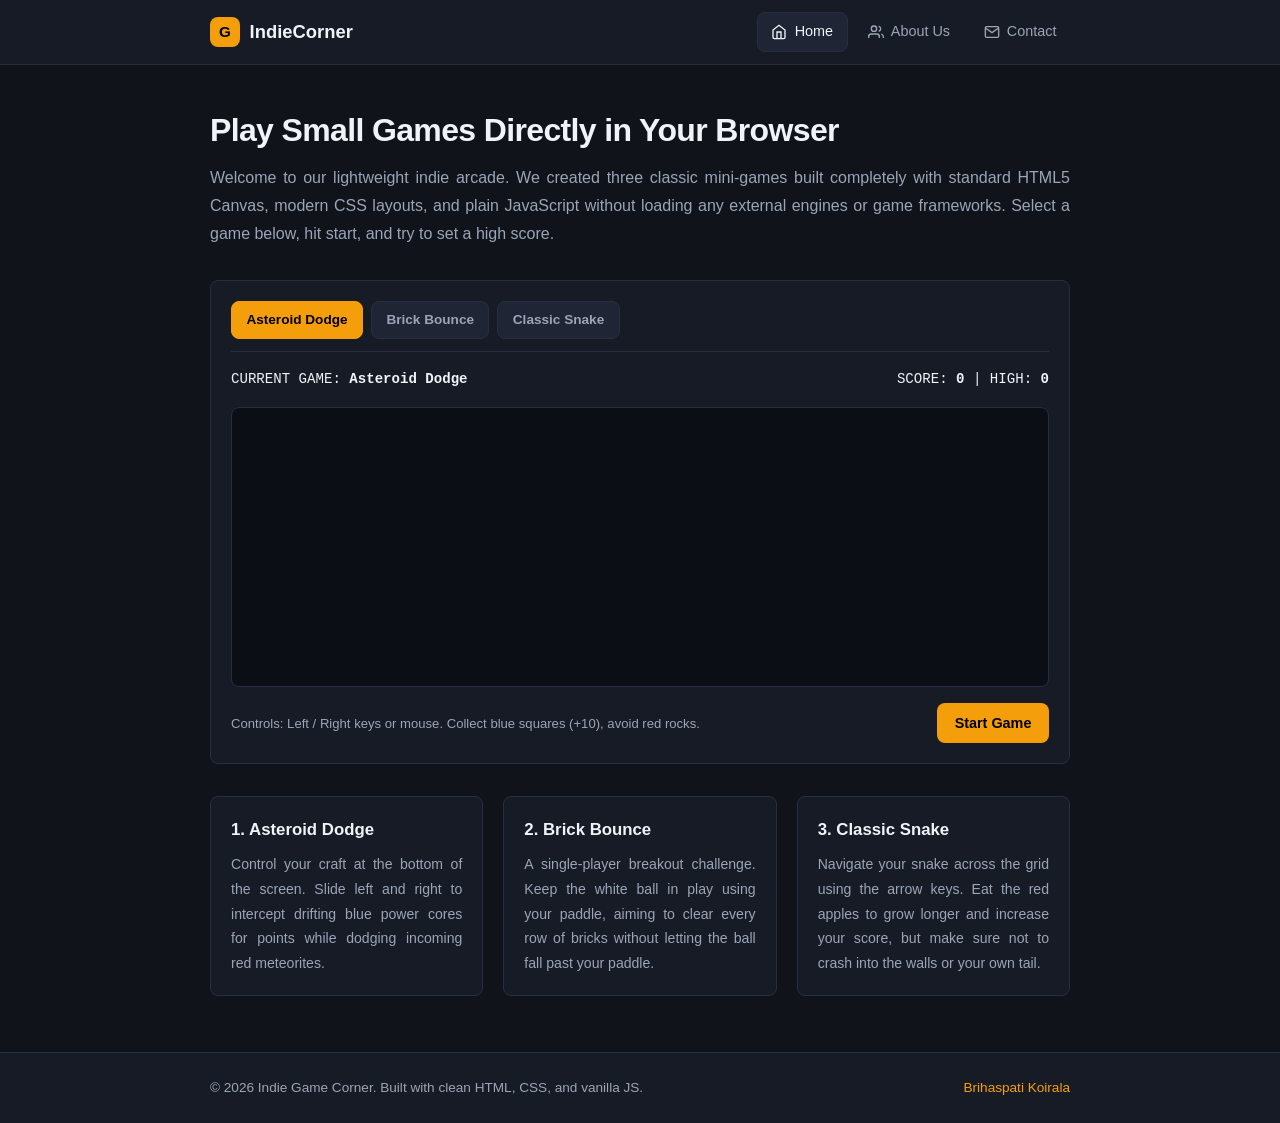
<file: index.html>
<!DOCTYPE html>
<html lang="en">
<head>
  <meta charset="UTF-8">
  <meta name="viewport" content="width=device-width, initial-scale=1.0">
  <title>Indie Game Corner | Play in Browser</title>
  <link rel="stylesheet" href="style.css">
  <script src="script.js" defer></script>
</head>
<body>

  <header class="site-header">
    <div class="container nav-wrap">
      <a href="index.html" class="logo">
        <div class="logo-badge">G</div>
        <span>Indie<strong>Corner</strong></span>
      </a>

      <nav class="nav-links" id="navLinks">
        <a href="index.html" class="nav-link active">
          <svg viewBox="0 0 24 24" fill="none" stroke="currentColor" stroke-width="2">
            <path d="M3 9l9-7 9 7v11a2 2 0 0 1-2 2H5a2 2 0 0 1-2-2z"></path>
            <polyline points="9 22 9 12 15 12 15 22"></polyline>
          </svg>
          <span>Home</span>
        </a>

        <a href="about.html" class="nav-link">
          <svg viewBox="0 0 24 24" fill="none" stroke="currentColor" stroke-width="2">
            <path d="M17 21v-2a4 4 0 0 0-4-4H5a4 4 0 0 0-4 4v2"></path>
            <circle cx="9" cy="7" r="4"></circle>
            <path d="M23 21v-2a4 4 0 0 0-3-3.87"></path>
            <path d="M16 3.13a4 4 0 0 1 0 7.75"></path>
          </svg>
          <span>About Us</span>
        </a>

        <a href="contact.html" class="nav-link">
          <svg viewBox="0 0 24 24" fill="none" stroke="currentColor" stroke-width="2">
            <path d="M4 4h16c1.1 0 2 .9 2 2v12c0 1.1-.9 2-2 2H4c-1.1 0-2-.9-2-2V6c0-1.1.9-2 2-2z"></path>
            <polyline points="22,6 12,13 2,6"></polyline>
          </svg>
          <span>Contact</span>
        </a>
      </nav>

      <button class="mobile-btn" id="mobileBtn" aria-label="Toggle Navigation">
        <span></span>
        <span></span>
        <span></span>
      </button>
    </div>
  </header>

  <main class="page-content">
    <div class="container">
      <div class="page-intro">
        <h1>Play Small Games Directly in Your Browser</h1>
        <p class="text-sub text-justified">
          Welcome to our lightweight indie arcade. We created three classic mini-games built completely with standard HTML5 Canvas, modern CSS layouts, and plain JavaScript without loading any external engines or game frameworks. Select a game below, hit start, and try to set a high score.
        </p>
      </div>

      <section class="game-station">
        <div class="game-tabs">
          <button class="game-tab active" data-game="dodge">Asteroid Dodge</button>
          <button class="game-tab" data-game="brick">Brick Bounce</button>
          <button class="game-tab" data-game="snake">Classic Snake</button>
        </div>

        <div class="scoreboard">
          <div>CURRENT GAME: <strong id="gameName">Asteroid Dodge</strong></div>
          <div>SCORE: <strong id="scoreVal">0</strong> | HIGH: <strong id="highVal">0</strong></div>
        </div>

        <canvas id="gameCanvas"></canvas>

        <div class="game-bar">
          <span class="instructions-text" id="gameTip">
            Controls: Left / Right keys or mouse. Collect blue squares (+10), avoid red rocks.
          </span>
          <button id="startBtn" class="btn btn-primary">Start Game</button>
        </div>
      </section>

      <section class="instructions-grid">
        <div class="info-box">
          <h3>1. Asteroid Dodge</h3>
          <p class="text-justified">
            Control your craft at the bottom of the screen. Slide left and right to intercept drifting blue power cores for points while dodging incoming red meteorites.
          </p>
        </div>

        <div class="info-box">
          <h3>2. Brick Bounce</h3>
          <p class="text-justified">
            A single-player breakout challenge. Keep the white ball in play using your paddle, aiming to clear every row of bricks without letting the ball fall past your paddle.
          </p>
        </div>

        <div class="info-box">
          <h3>3. Classic Snake</h3>
          <p class="text-justified">
            Navigate your snake across the grid using the arrow keys. Eat the red apples to grow longer and increase your score, but make sure not to crash into the walls or your own tail.
          </p>
        </div>
      </section>
    </div>
  </main>

  <footer class="site-footer">
    <div class="container footer-content">
      <p>&copy; 2026 Indie Game Corner. Built with clean HTML, CSS, and vanilla JS.</p>
      <p class="footer-credit">Brihaspati Koirala</p>
    </div>
  </footer>

</body>
</html>
</file>
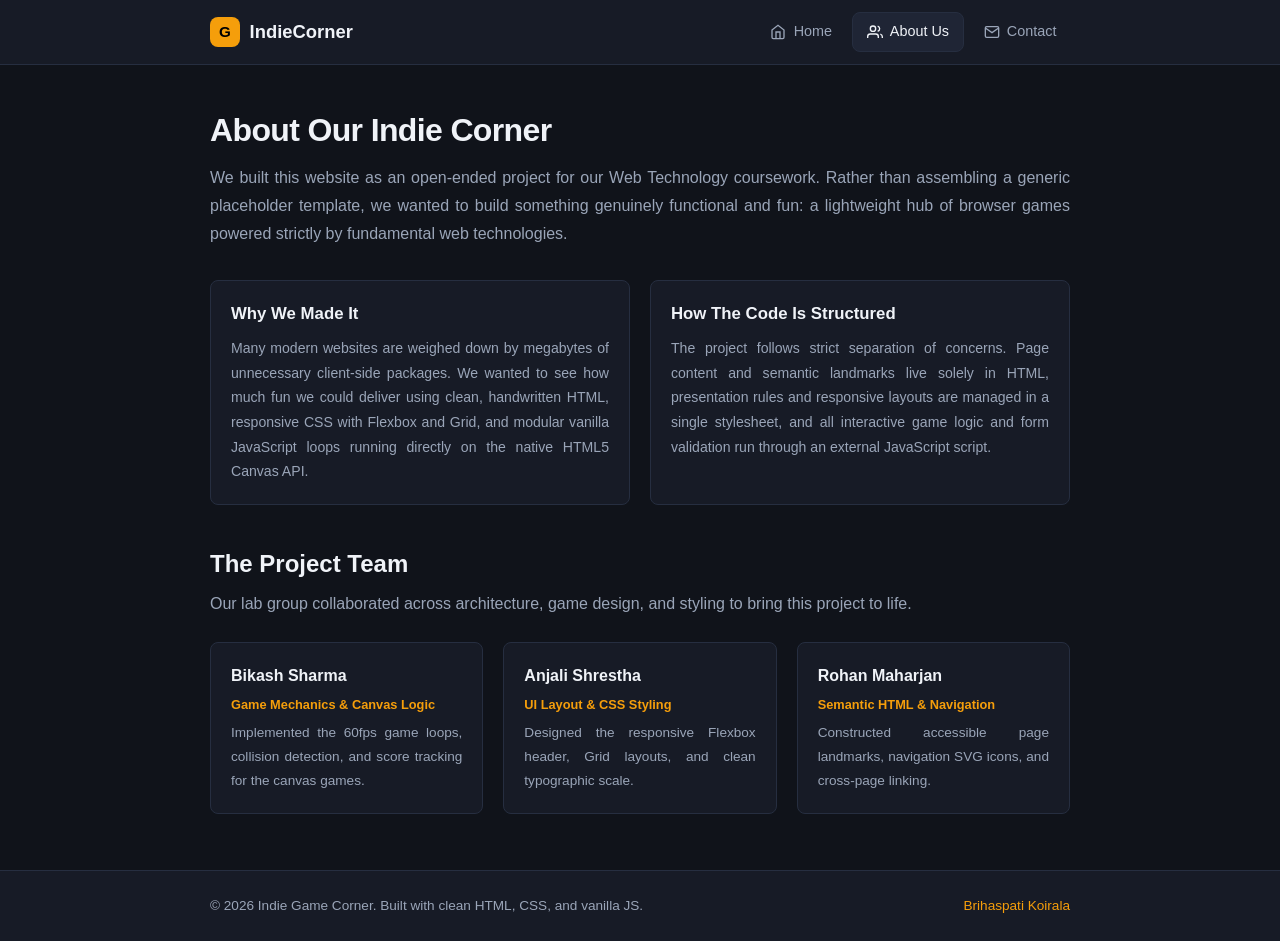
<file: about.html>
<!DOCTYPE html>
<html lang="en">
<head>
  <meta charset="UTF-8">
  <meta name="viewport" content="width=device-width, initial-scale=1.0">
  <title>About Us | Indie Game Corner</title>
  <link rel="stylesheet" href="style.css">
  <script src="script.js" defer></script>
</head>
<body>

  <header class="site-header">
    <div class="container nav-wrap">
      <a href="index.html" class="logo">
        <div class="logo-badge">G</div>
        <span>Indie<strong>Corner</strong></span>
      </a>

      <nav class="nav-links" id="navLinks">
        <a href="index.html" class="nav-link">
          <svg viewBox="0 0 24 24" fill="none" stroke="currentColor" stroke-width="2">
            <path d="M3 9l9-7 9 7v11a2 2 0 0 1-2 2H5a2 2 0 0 1-2-2z"></path>
            <polyline points="9 22 9 12 15 12 15 22"></polyline>
          </svg>
          <span>Home</span>
        </a>

        <a href="about.html" class="nav-link active">
          <svg viewBox="0 0 24 24" fill="none" stroke="currentColor" stroke-width="2">
            <path d="M17 21v-2a4 4 0 0 0-4-4H5a4 4 0 0 0-4 4v2"></path>
            <circle cx="9" cy="7" r="4"></circle>
            <path d="M23 21v-2a4 4 0 0 0-3-3.87"></path>
            <path d="M16 3.13a4 4 0 0 1 0 7.75"></path>
          </svg>
          <span>About Us</span>
        </a>

        <a href="contact.html" class="nav-link">
          <svg viewBox="0 0 24 24" fill="none" stroke="currentColor" stroke-width="2">
            <path d="M4 4h16c1.1 0 2 .9 2 2v12c0 1.1-.9 2-2 2H4c-1.1 0-2-.9-2-2V6c0-1.1.9-2 2-2z"></path>
            <polyline points="22,6 12,13 2,6"></polyline>
          </svg>
          <span>Contact</span>
        </a>
      </nav>

      <button class="mobile-btn" id="mobileBtn" aria-label="Toggle Navigation">
        <span></span>
        <span></span>
        <span></span>
      </button>
    </div>
  </header>

  <main class="page-content">
    <div class="container">
      <div class="page-intro">
        <h1>About Our Indie Corner</h1>
        <p class="text-sub text-justified">
          We built this website as an open-ended project for our Web Technology coursework. Rather than assembling a generic placeholder template, we wanted to build something genuinely functional and fun: a lightweight hub of browser games powered strictly by fundamental web technologies.
        </p>
      </div>

      <section class="instructions-grid">
        <div class="info-box">
          <h3>Why We Made It</h3>
          <p class="text-justified">
            Many modern websites are weighed down by megabytes of unnecessary client-side packages. We wanted to see how much fun we could deliver using clean, handwritten HTML, responsive CSS with Flexbox and Grid, and modular vanilla JavaScript loops running directly on the native HTML5 Canvas API.
          </p>
        </div>

        <div class="info-box">
          <h3>How The Code Is Structured</h3>
          <p class="text-justified">
            The project follows strict separation of concerns. Page content and semantic landmarks live solely in HTML, presentation rules and responsive layouts are managed in a single stylesheet, and all interactive game logic and form validation run through an external JavaScript script.
          </p>
        </div>
      </section>

      <section style="margin-top: 2.5rem;">
        <h2>The Project Team</h2>
        <p class="text-sub text-justified" style="margin-top: 0.4rem;">
          Our lab group collaborated across architecture, game design, and styling to bring this project to life.
        </p>

        <div class="team-grid">
          <div class="team-box">
            <h4>Bikash Sharma</h4>
            <span class="role">Game Mechanics & Canvas Logic</span>
            <p class="text-justified">Implemented the 60fps game loops, collision detection, and score tracking for the canvas games.</p>
          </div>

          <div class="team-box">
            <h4>Anjali Shrestha</h4>
            <span class="role">UI Layout & CSS Styling</span>
            <p class="text-justified">Designed the responsive Flexbox header, Grid layouts, and clean typographic scale.</p>
          </div>

          <div class="team-box">
            <h4>Rohan Maharjan</h4>
            <span class="role">Semantic HTML & Navigation</span>
            <p class="text-justified">Constructed accessible page landmarks, navigation SVG icons, and cross-page linking.</p>
          </div>
        </div>
      </section>
    </div>
  </main>

  <footer class="site-footer">
    <div class="container footer-content">
      <p>&copy; 2026 Indie Game Corner. Built with clean HTML, CSS, and vanilla JS.</p>
      <p class="footer-credit">Brihaspati Koirala</p>
    </div>
  </footer>

</body>
</html>
</file>
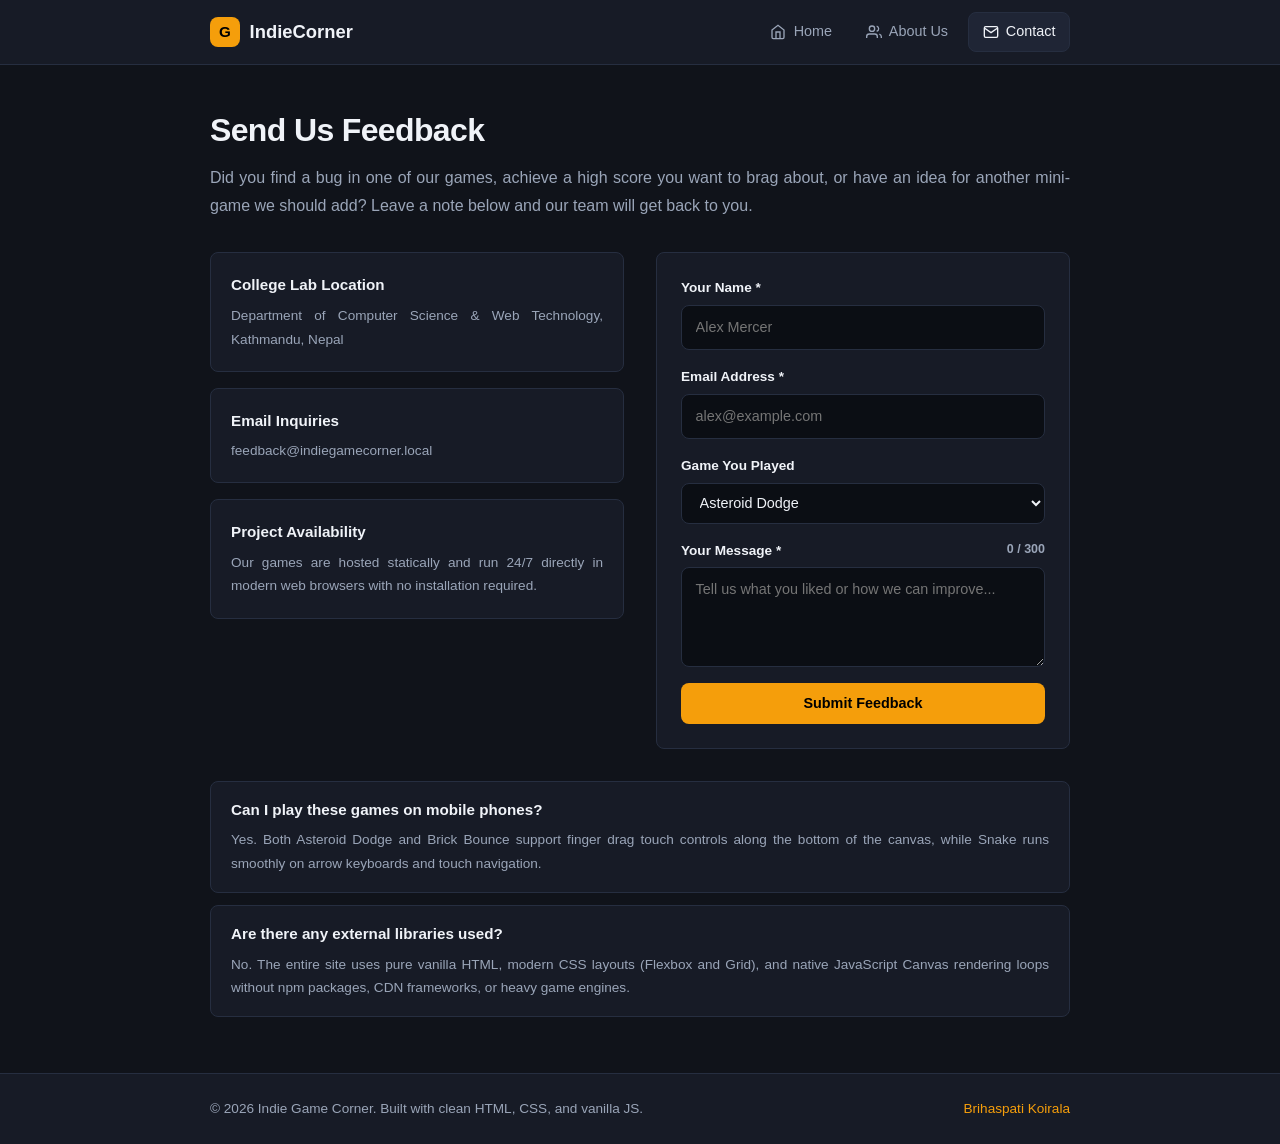
<file: contact.html>
<!DOCTYPE html>
<html lang="en">
<head>
  <meta charset="UTF-8">
  <meta name="viewport" content="width=device-width, initial-scale=1.0">
  <title>Contact | Indie Game Corner</title>
  <link rel="stylesheet" href="style.css">
  <script src="script.js" defer></script>
</head>
<body>

  <header class="site-header">
    <div class="container nav-wrap">
      <a href="index.html" class="logo">
        <div class="logo-badge">G</div>
        <span>Indie<strong>Corner</strong></span>
      </a>

      <nav class="nav-links" id="navLinks">
        <a href="index.html" class="nav-link">
          <svg viewBox="0 0 24 24" fill="none" stroke="currentColor" stroke-width="2">
            <path d="M3 9l9-7 9 7v11a2 2 0 0 1-2 2H5a2 2 0 0 1-2-2z"></path>
            <polyline points="9 22 9 12 15 12 15 22"></polyline>
          </svg>
          <span>Home</span>
        </a>

        <a href="about.html" class="nav-link">
          <svg viewBox="0 0 24 24" fill="none" stroke="currentColor" stroke-width="2">
            <path d="M17 21v-2a4 4 0 0 0-4-4H5a4 4 0 0 0-4 4v2"></path>
            <circle cx="9" cy="7" r="4"></circle>
            <path d="M23 21v-2a4 4 0 0 0-3-3.87"></path>
            <path d="M16 3.13a4 4 0 0 1 0 7.75"></path>
          </svg>
          <span>About Us</span>
        </a>

        <a href="contact.html" class="nav-link active">
          <svg viewBox="0 0 24 24" fill="none" stroke="currentColor" stroke-width="2">
            <path d="M4 4h16c1.1 0 2 .9 2 2v12c0 1.1-.9 2-2 2H4c-1.1 0-2-.9-2-2V6c0-1.1.9-2 2-2z"></path>
            <polyline points="22,6 12,13 2,6"></polyline>
          </svg>
          <span>Contact</span>
        </a>
      </nav>

      <button class="mobile-btn" id="mobileBtn" aria-label="Toggle Navigation">
        <span></span>
        <span></span>
        <span></span>
      </button>
    </div>
  </header>

  <main class="page-content">
    <div class="container">
      <div class="page-intro">
        <h1>Send Us Feedback</h1>
        <p class="text-sub text-justified">
          Did you find a bug in one of our games, achieve a high score you want to brag about, or have an idea for another mini-game we should add? Leave a note below and our team will get back to you.
        </p>
      </div>

      <div class="contact-layout">
        <aside class="contact-details">
          <div class="contact-card">
            <h4>College Lab Location</h4>
            <p class="text-justified">Department of Computer Science & Web Technology, Kathmandu, Nepal</p>
          </div>

          <div class="contact-card">
            <h4>Email Inquiries</h4>
            <p>feedback@indiegamecorner.local</p>
          </div>

          <div class="contact-card">
            <h4>Project Availability</h4>
            <p class="text-justified">Our games are hosted statically and run 24/7 directly in modern web browsers with no installation required.</p>
          </div>
        </aside>

        <section class="form-panel">
          <div id="alertBox" class="alert-box"></div>

          <form id="contactForm" novalidate>
            <div class="form-grid">
              <div class="form-field">
                <label for="name">Your Name *</label>
                <input type="text" id="name" class="input-ctrl" placeholder="Alex Mercer" required>
                <span class="field-msg">Please enter at least 2 characters.</span>
              </div>

              <div class="form-field">
                <label for="email">Email Address *</label>
                <input type="email" id="email" class="input-ctrl" placeholder="alex@example.com" required>
                <span class="field-msg">Please enter a valid email address.</span>
              </div>

              <div class="form-field">
                <label for="gameSelect">Game You Played</label>
                <select id="gameSelect" class="input-ctrl">
                  <option value="dodge">Asteroid Dodge</option>
                  <option value="brick">Brick Bounce</option>
                  <option value="snake">Classic Snake</option>
                  <option value="general">General Feedback</option>
                </select>
              </div>

              <div class="form-field">
                <label for="message">
                  <span>Your Message *</span>
                  <span id="charCounter" style="color: var(--text-sub); font-size: 0.78rem;">0 / 300</span>
                </label>
                <textarea id="message" class="input-ctrl" maxlength="300" placeholder="Tell us what you liked or how we can improve..." required></textarea>
                <span class="field-msg">Please enter at least 8 characters.</span>
              </div>

              <div class="form-field">
                <button type="submit" class="btn btn-primary" style="width: 100%;">Submit Feedback</button>
              </div>
            </div>
          </form>
        </section>
      </div>

      <div class="faq-list">
        <div class="faq-card">
          <h4>Can I play these games on mobile phones?</h4>
          <p class="text-justified">
            Yes. Both Asteroid Dodge and Brick Bounce support finger drag touch controls along the bottom of the canvas, while Snake runs smoothly on arrow keyboards and touch navigation.
          </p>
        </div>

        <div class="faq-card">
          <h4>Are there any external libraries used?</h4>
          <p class="text-justified">
            No. The entire site uses pure vanilla HTML, modern CSS layouts (Flexbox and Grid), and native JavaScript Canvas rendering loops without npm packages, CDN frameworks, or heavy game engines.
          </p>
        </div>
      </div>
    </div>
  </main>

  <footer class="site-footer">
    <div class="container footer-content">
      <p>&copy; 2026 Indie Game Corner. Built with clean HTML, CSS, and vanilla JS.</p>
      <p class="footer-credit">Brihaspati Koirala</p>
    </div>
  </footer>

</body>
</html>
</file>
<file: style.css>
:root {
  --bg-page: #10131a;
  --bg-panel: #171b26;
  --bg-hover: #1f2535;
  --bg-input: #0b0e14;
  --border: #262e40;
  --text-main: #f0f3f8;
  --text-sub: #9aa5b8;
  --accent: #f59e0b;
  --accent-hover: #d97706;
  --blue: #38bdf8;
  --danger: #ef4444;
  --success: #10b981;
  --radius: 8px;
  --font: -apple-system, BlinkMacSystemFont, 'Segoe UI', Roboto, Helvetica, Arial, sans-serif;
  --font-mono: 'Consolas', 'Courier New', monospace;
}

*, *::before, *::after {
  box-sizing: border-box;
  margin: 0;
  padding: 0;
}

body {
  font-family: var(--font);
  background-color: var(--bg-page);
  color: var(--text-main);
  line-height: 1.6;
  min-height: 100vh;
  display: flex;
  flex-direction: column;
}

a {
  color: inherit;
  text-decoration: none;
}

button, input, select, textarea {
  font: inherit;
  color: inherit;
  border: none;
  outline: none;
}

button {
  cursor: pointer;
}

.container {
  width: 100%;
  max-width: 900px;
  margin: 0 auto;
  padding: 0 1.25rem;
}

.text-justified {
  text-align: justify;
  text-justify: inter-word;
  hyphens: auto;
  line-height: 1.75;
}

.text-sub {
  color: var(--text-sub);
}

.site-header {
  border-bottom: 1px solid var(--border);
  background: var(--bg-panel);
}

.nav-wrap {
  display: flex;
  justify-content: space-between;
  align-items: center;
  height: 64px;
}

.logo {
  display: flex;
  align-items: center;
  gap: 0.6rem;
  font-weight: 700;
  font-size: 1.15rem;
}

.logo-badge {
  width: 30px;
  height: 30px;
  background: var(--accent);
  color: #000;
  border-radius: var(--radius);
  display: flex;
  align-items: center;
  justify-content: center;
  font-weight: 900;
  font-size: 0.95rem;
}

.nav-links {
  display: flex;
  align-items: center;
  gap: 0.4rem;
}

.nav-link {
  display: inline-flex;
  align-items: center;
  gap: 0.45rem;
  padding: 0.45rem 0.85rem;
  font-size: 0.9rem;
  font-weight: 500;
  color: var(--text-sub);
  border-radius: var(--radius);
  transition: all 0.15s ease;
}

.nav-link svg {
  width: 16px;
  height: 16px;
}

.nav-link:hover {
  color: var(--text-main);
  background: var(--bg-hover);
}

.nav-link.active {
  color: var(--text-main);
  background: var(--bg-hover);
  border: 1px solid var(--border);
}

.mobile-btn {
  display: none;
  width: 36px;
  height: 36px;
  background: var(--bg-hover);
  border: 1px solid var(--border);
  border-radius: var(--radius);
  flex-direction: column;
  justify-content: center;
  align-items: center;
  gap: 4px;
}

.mobile-btn span {
  width: 18px;
  height: 2px;
  background: var(--text-main);
  transition: 0.2s ease;
}

.mobile-btn.open span:nth-child(1) {
  transform: translateY(6px) rotate(45deg);
}

.mobile-btn.open span:nth-child(2) {
  opacity: 0;
}

.mobile-btn.open span:nth-child(3) {
  transform: translateY(-6px) rotate(-45deg);
}

.btn {
  display: inline-flex;
  align-items: center;
  justify-content: center;
  gap: 0.4rem;
  padding: 0.55rem 1.1rem;
  font-size: 0.9rem;
  font-weight: 600;
  border-radius: var(--radius);
  transition: all 0.15s ease;
}

.btn-primary {
  background: var(--accent);
  color: #000;
}

.btn-primary:hover {
  background: var(--accent-hover);
}

.btn-secondary {
  background: var(--bg-hover);
  border: 1px solid var(--border);
  color: var(--text-main);
}

.btn-secondary:hover {
  background: #273044;
}

.page-content {
  padding: 2.5rem 0 3.5rem;
}

.page-intro {
  margin-bottom: 2rem;
  display: flex;
  flex-direction: column;
  gap: 0.5rem;
}

.page-intro h1 {
  font-size: 2rem;
  font-weight: 700;
  letter-spacing: -0.02em;
}

.game-station {
  background: var(--bg-panel);
  border: 1px solid var(--border);
  border-radius: var(--radius);
  padding: 1.25rem;
  display: flex;
  flex-direction: column;
  gap: 1rem;
}

.game-tabs {
  display: flex;
  gap: 0.5rem;
  flex-wrap: wrap;
  padding-bottom: 0.75rem;
  border-bottom: 1px solid var(--border);
}

.game-tab {
  padding: 0.45rem 0.9rem;
  font-size: 0.85rem;
  font-weight: 600;
  border-radius: var(--radius);
  background: var(--bg-hover);
  color: var(--text-sub);
  border: 1px solid var(--border);
  transition: all 0.15s ease;
}

.game-tab:hover {
  color: var(--text-main);
}

.game-tab.active {
  background: var(--accent);
  color: #000;
  border-color: var(--accent);
}

.scoreboard {
  display: flex;
  justify-content: space-between;
  align-items: center;
  font-family: var(--font-mono);
  font-size: 0.88rem;
}

.scoreboard span strong {
  color: var(--accent);
}

#gameCanvas {
  width: 100%;
  height: 280px;
  background: var(--bg-input);
  border: 1px solid var(--border);
  border-radius: var(--radius);
  display: block;
}

.game-bar {
  display: flex;
  justify-content: space-between;
  align-items: center;
  flex-wrap: wrap;
  gap: 0.75rem;
}

.instructions-text {
  font-size: 0.82rem;
  color: var(--text-sub);
}

.instructions-grid {
  display: grid;
  grid-template-columns: repeat(auto-fit, minmax(250px, 1fr));
  gap: 1.25rem;
  margin-top: 2rem;
}

.info-box {
  background: var(--bg-panel);
  border: 1px solid var(--border);
  border-radius: var(--radius);
  padding: 1.25rem;
  display: flex;
  flex-direction: column;
  gap: 0.5rem;
}

.info-box h3 {
  font-size: 1.05rem;
}

.info-box p {
  font-size: 0.88rem;
  color: var(--text-sub);
}

.team-grid {
  display: grid;
  grid-template-columns: repeat(auto-fit, minmax(220px, 1fr));
  gap: 1.25rem;
  margin-top: 1.5rem;
}

.team-box {
  background: var(--bg-panel);
  border: 1px solid var(--border);
  border-radius: var(--radius);
  padding: 1.25rem;
  display: flex;
  flex-direction: column;
  gap: 0.4rem;
}

.team-box h4 {
  font-size: 1rem;
}

.team-box .role {
  font-size: 0.8rem;
  color: var(--accent);
  font-weight: 600;
}

.team-box p {
  font-size: 0.85rem;
  color: var(--text-sub);
}

.contact-layout {
  display: grid;
  grid-template-columns: 1fr 1fr;
  gap: 2rem;
}

.contact-details {
  display: flex;
  flex-direction: column;
  gap: 1rem;
}

.contact-card {
  background: var(--bg-panel);
  border: 1px solid var(--border);
  border-radius: var(--radius);
  padding: 1.25rem;
  display: flex;
  flex-direction: column;
  gap: 0.4rem;
}

.contact-card h4 {
  font-size: 0.95rem;
}

.contact-card p {
  font-size: 0.85rem;
  color: var(--text-sub);
}

.form-panel {
  background: var(--bg-panel);
  border: 1px solid var(--border);
  border-radius: var(--radius);
  padding: 1.5rem;
}

.form-grid {
  display: grid;
  grid-template-columns: 1fr;
  gap: 1rem;
}

.form-field {
  display: flex;
  flex-direction: column;
  gap: 0.35rem;
}

.form-field label {
  font-size: 0.85rem;
  font-weight: 600;
  display: flex;
  justify-content: space-between;
}

.input-ctrl {
  background: var(--bg-input);
  border: 1px solid var(--border);
  border-radius: var(--radius);
  padding: 0.65rem 0.85rem;
  color: var(--text-main);
  font-size: 0.9rem;
}

.input-ctrl:focus {
  border-color: var(--accent);
}

textarea.input-ctrl {
  min-height: 100px;
  resize: vertical;
}

.field-msg {
  color: var(--danger);
  font-size: 0.75rem;
  display: none;
}

.form-field.has-error .field-msg {
  display: block;
}

.form-field.has-error .input-ctrl {
  border-color: var(--danger);
}

.alert-box {
  display: none;
  background: rgba(16, 185, 129, 0.15);
  border: 1px solid var(--success);
  color: var(--text-main);
  padding: 0.75rem 1rem;
  border-radius: var(--radius);
  font-size: 0.88rem;
  margin-bottom: 1rem;
}

.alert-box.show {
  display: block;
}

.faq-list {
  margin-top: 2rem;
  display: flex;
  flex-direction: column;
  gap: 0.75rem;
}

.faq-card {
  background: var(--bg-panel);
  border: 1px solid var(--border);
  border-radius: var(--radius);
  padding: 1rem 1.25rem;
  display: flex;
  flex-direction: column;
  gap: 0.4rem;
}

.faq-card h4 {
  font-size: 0.95rem;
  font-weight: 600;
}

.faq-card p {
  font-size: 0.85rem;
  color: var(--text-sub);
}

.site-footer {
  margin-top: auto;
  border-top: 1px solid var(--border);
  background: var(--bg-panel);
  padding: 1.5rem 0;
}

.footer-content {
  display: flex;
  justify-content: space-between;
  align-items: center;
  flex-wrap: wrap;
  gap: 1rem;
  font-size: 0.85rem;
  color: var(--text-sub);
}

.footer-credit {
  color: var(--accent);
  font-weight: 500;
}

@media (max-width: 768px) {
  .mobile-btn {
    display: flex;
  }

  .nav-links {
    position: fixed;
    top: 64px;
    left: 0;
    right: 0;
    background: var(--bg-panel);
    border-bottom: 1px solid var(--border);
    padding: 1rem;
    flex-direction: column;
    align-items: stretch;
    display: none;
  }

  .nav-links.open {
    display: flex;
  }

  .contact-layout {
    grid-template-columns: 1fr;
  }

  .footer-content {
    flex-direction: column;
    align-items: flex-start;
  }
}
</file>
